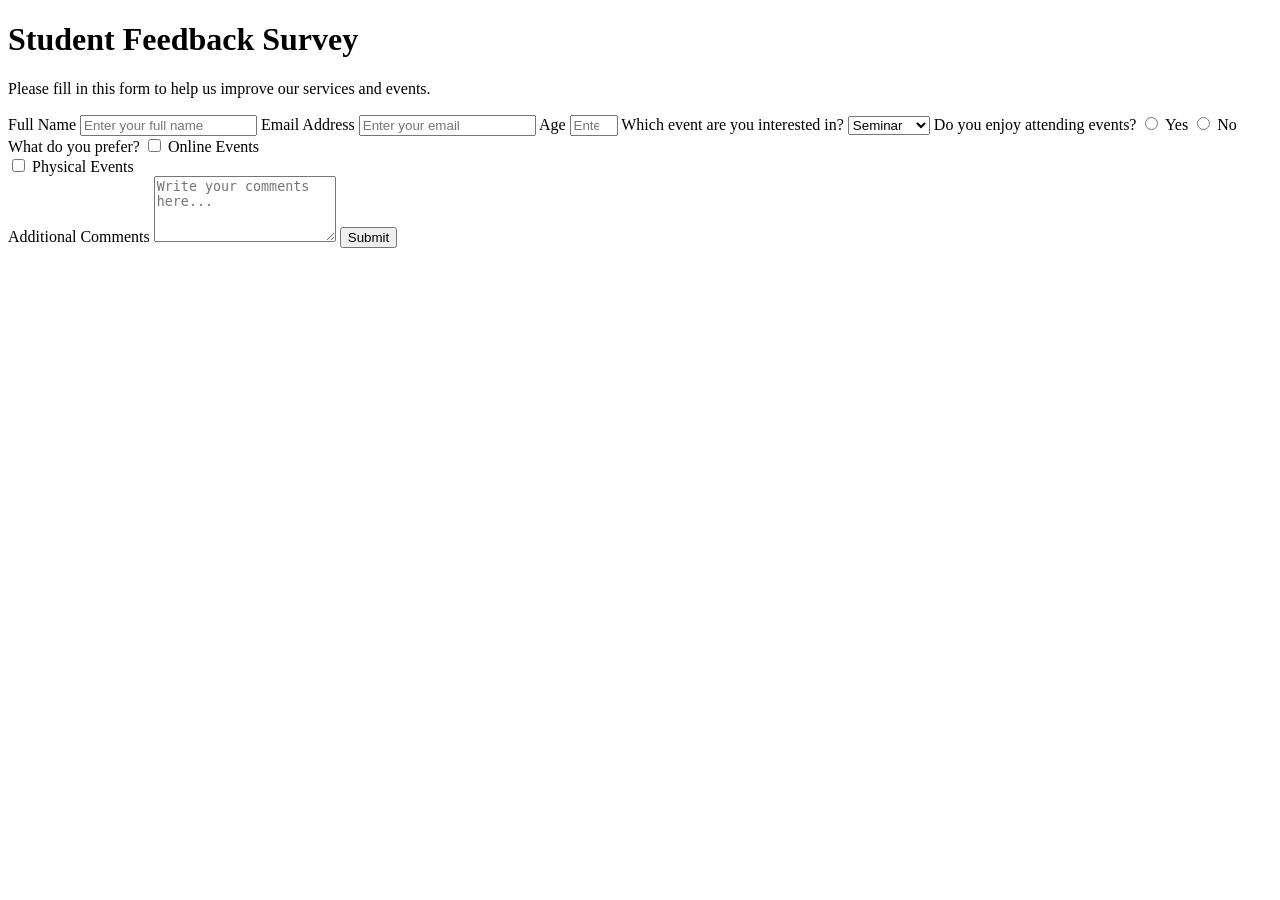
<file: 2024650922_BuildAsurveyForm/index.html>
<!DOCTYPE html>
<html lang="en">
  <head>
    <meta charset="UTF-8" />
    <title>Survey Form</title>
  </head>

  <body>
    <h1 id="title">Student Feedback Survey</h1>

<p id="description">
  Please fill in this form to help us improve our services and events.
</p>

<form id="survey-form">

  <label id="name-label" for="name">Full Name</label>
  <input type="text" id="name" placeholder="Enter your full name" required>

  <label id="email-label" for="email">Email Address</label>
  <input type="email" id="email" placeholder="Enter your email" required>

  <label id="number-label" for="number">Age</label>
  <input type="number" id="number" placeholder="Enter your age"
         min="10" max="60" required>

  <label>Which event are you interested in?</label>
  <select id="dropdown">
    <option value="seminar">Seminar</option>
    <option value="workshop">Workshop</option>
  </select>

  <label>Do you enjoy attending events?</label>
  <input type="radio" name="enjoy" value="yes"> Yes
  <input type="radio" name="enjoy" value="no"> No

  <label>What do you prefer?</label>
  <input type="checkbox" value="online"> Online Events<br>
  <input type="checkbox" value="physical"> Physical Events<br>

  <label>Additional Comments</label>
  <textarea rows="4" placeholder="Write your comments here..."></textarea>

  <button type="submit" id="submit">Submit</button>

</form>
  </body>
</html>
</file>
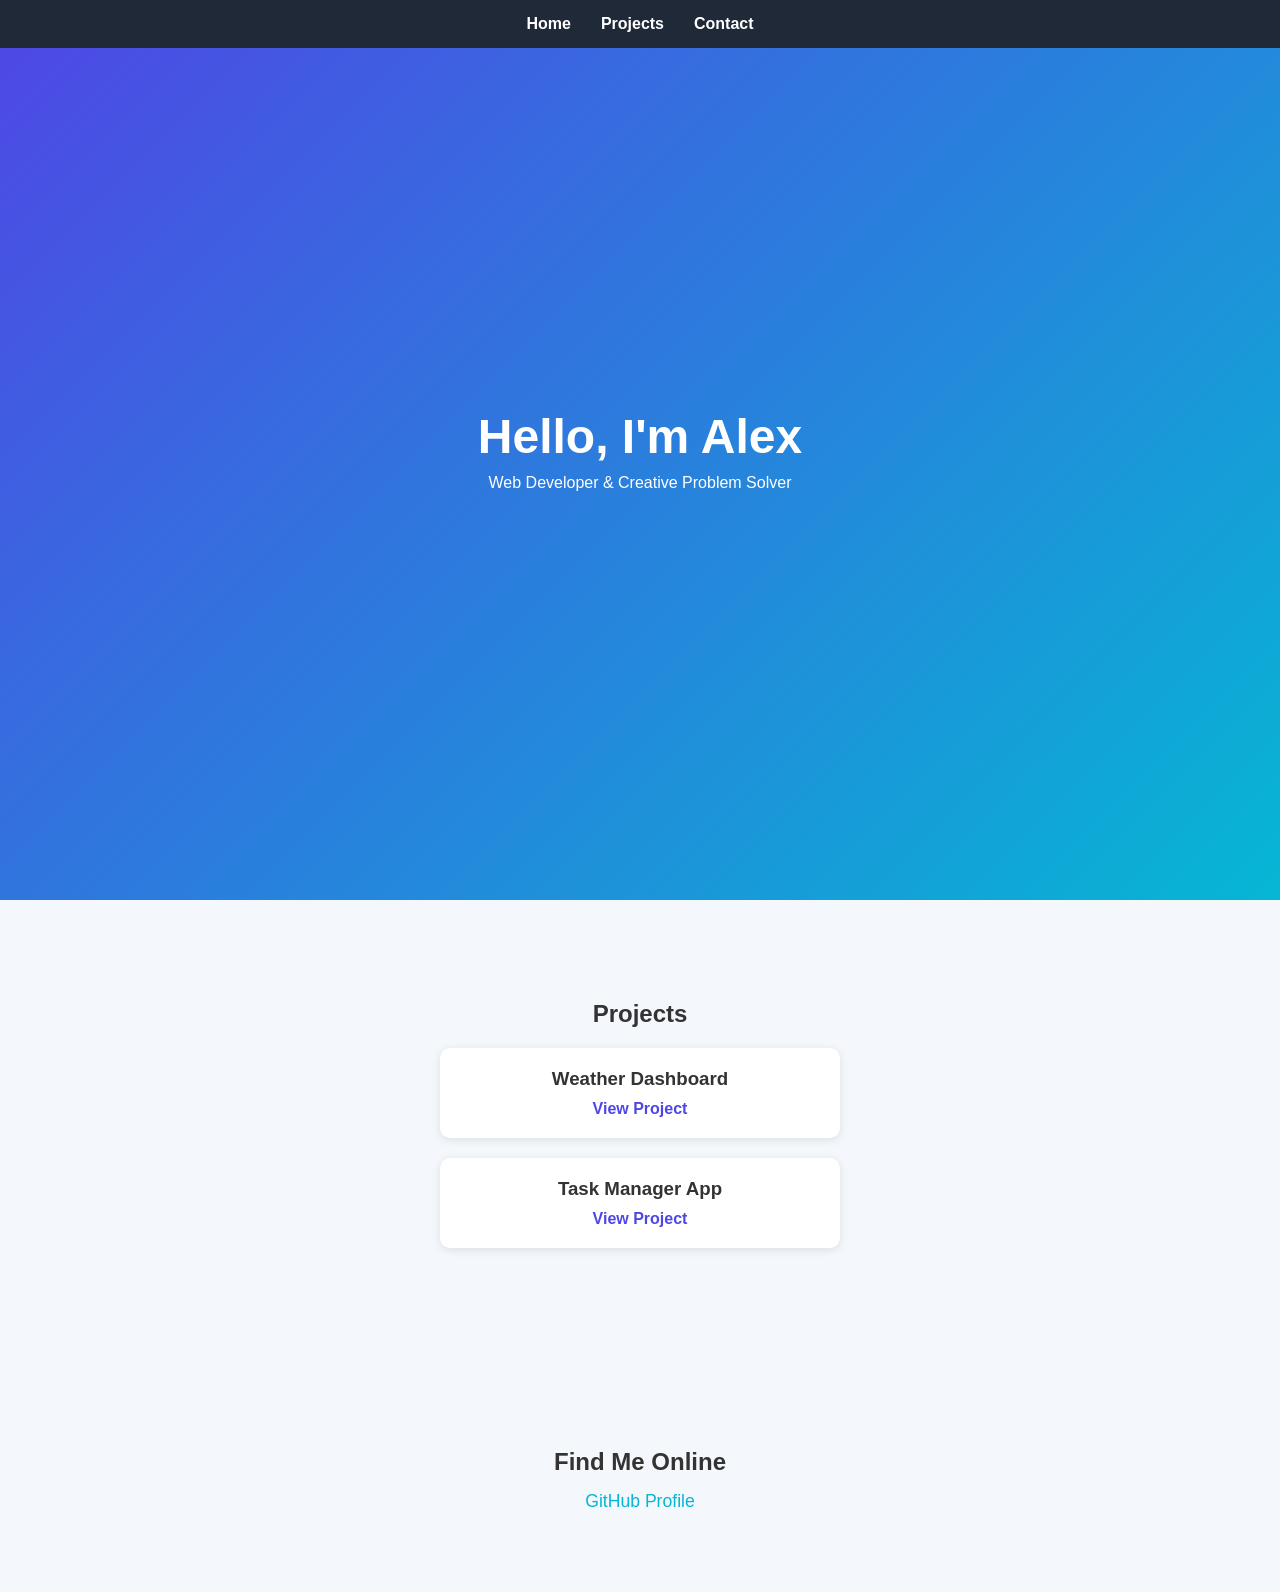
<file: 2024650922_PersonalPortFolio/index.html>
<!DOCTYPE html>
<html lang="en">
<head>
  <meta charset="UTF-8">
  <meta name="viewport" content="width=device-width, initial-scale=1.0">
  <title>My Portfolio</title>
  <link rel="stylesheet" href="styles.css">
</head>
<body>

  <nav id="navbar">
    <ul>
      <li><a href="#welcome-section">Home</a></li>
      <li><a href="#project-section">Projects</a></li>
      <li><a href="#contact">Contact</a></li>
    </ul>
  </nav>

  <section id="welcome-section">
    <h1>Hello, I'm Alex</h1>
    <p>Web Developer & Creative Problem Solver</p>
  </section>

  <section id="project-section">
    <h2>Projects</h2>

    <div class="project-tile">
      <h3>Weather Dashboard</h3>
      <a href="https://example.com" target="_blank">
        View Project
      </a>
    </div>

    <div class="project-tile">
      <h3>Task Manager App</h3>
      <a href="https://example.com" target="_blank">
        View Project
      </a>
    </div>
  </section>

  <section id="contact">
    <h2>Find Me Online</h2>

    <a
      id="profile-link"
      href="https://github.com/yourusername"
      target="_blank"
    >
      GitHub Profile
    </a>
  </section>

</body>
</html>
</file>
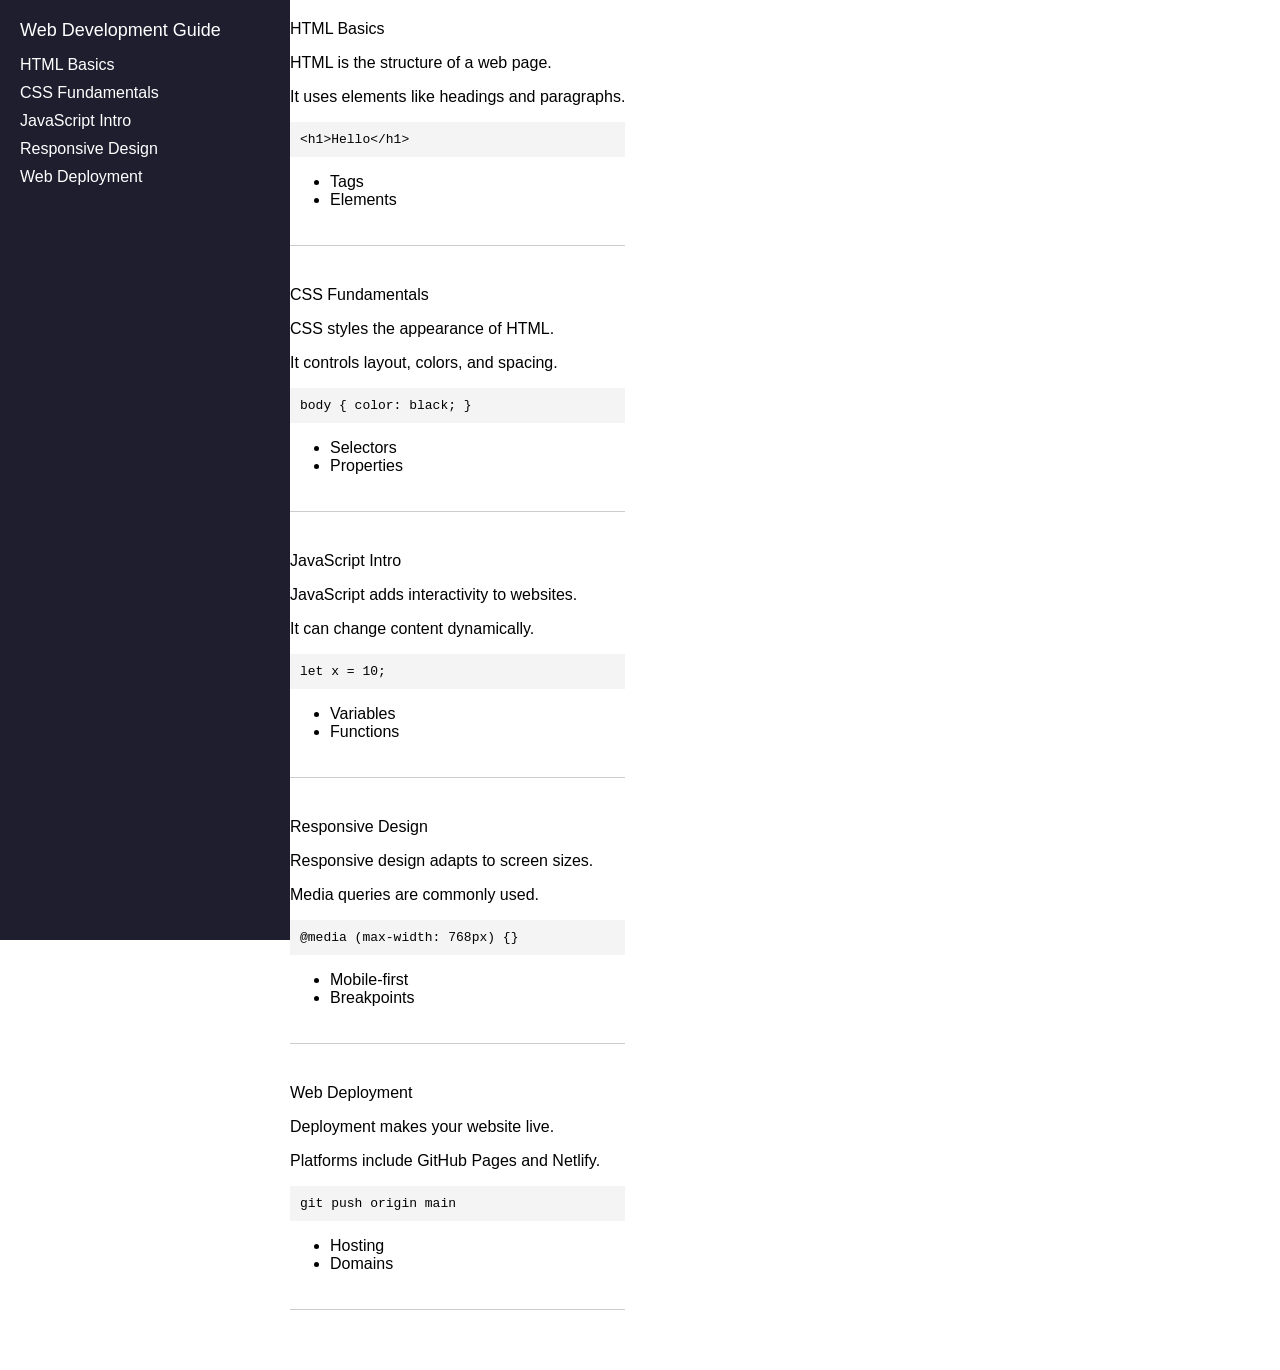
<file: 2024650922_TechnicalDocumentationPage/index.html>
<!DOCTYPE html>
<html lang="en">
  <head>
    <meta charset="UTF-8" />
    <title>Technical Documentation Page</title>
    <link rel="stylesheet" href="styles.css">
  </head>

  <body>
  <nav id="navbar">
  <header>Web Development Guide</header>

  <a class="nav-link" href="#HTML_Basics">HTML Basics</a>
  <a class="nav-link" href="#CSS_Fundamentals">CSS Fundamentals</a>
  <a class="nav-link" href="#JavaScript_Intro">JavaScript Intro</a>
  <a class="nav-link" href="#Responsive_Design">Responsive Design</a>
  <a class="nav-link" href="#Web_Deployment">Web Deployment</a>
</nav>

<main id="main-doc">

  <section class="main-section" id="HTML_Basics">
    <header>HTML Basics</header>
    <p>HTML is the structure of a web page.</p>
    <p>It uses elements like headings and paragraphs.</p>
    <code>&lt;h1&gt;Hello&lt;/h1&gt;</code>
    <ul><li>Tags</li><li>Elements</li></ul>
  </section>

  <section class="main-section" id="CSS_Fundamentals">
    <header>CSS Fundamentals</header>
    <p>CSS styles the appearance of HTML.</p>
    <p>It controls layout, colors, and spacing.</p>
    <code>body { color: black; }</code>
    <ul><li>Selectors</li><li>Properties</li></ul>
  </section>

  <section class="main-section" id="JavaScript_Intro">
    <header>JavaScript Intro</header>
    <p>JavaScript adds interactivity to websites.</p>
    <p>It can change content dynamically.</p>
    <code>let x = 10;</code>
    <ul><li>Variables</li><li>Functions</li></ul>
  </section>

  <section class="main-section" id="Responsive_Design">
    <header>Responsive Design</header>
    <p>Responsive design adapts to screen sizes.</p>
    <p>Media queries are commonly used.</p>
    <code>@media (max-width: 768px) {}</code>
    <ul><li>Mobile-first</li><li>Breakpoints</li></ul>
  </section>

  <section class="main-section" id="Web_Deployment">
    <header>Web Deployment</header>
    <p>Deployment makes your website live.</p>
    <p>Platforms include GitHub Pages and Netlify.</p>
    <code>git push origin main</code>
    <ul><li>Hosting</li><li>Domains</li></ul>
  </section>

</main>
  </body>
</html>
</file>
<file: 2024650922_PersonalPortFolio/styles.css>
/* Reset */
* {
  margin: 0;
  padding: 0;
  box-sizing: border-box;
}

body {
  font-family: Arial, sans-serif;
  background: #f4f7fb;
  color: #333;
}

/* Navbar */
#navbar {
  position: fixed;
  top: 0;
  left: 0;
  width: 100%;
  background: #1f2937;
  padding: 15px 0;
  z-index: 1000;
}

#navbar ul {
  display: flex;
  justify-content: center;
  list-style: none;
  gap: 30px;
}

#navbar a {
  color: white;
  text-decoration: none;
  font-weight: bold;
}

/* Welcome Section */
#welcome-section {
  height: 100vh; /* Required */
  display: flex;
  flex-direction: column;
  justify-content: center;
  align-items: center;
  background: linear-gradient(135deg, #4f46e5, #06b6d4);
  color: white;
  text-align: center;
}

#welcome-section h1 {
  font-size: 3rem;
  margin-bottom: 10px;
}

/* Projects */
#project-section {
  padding: 100px 20px;
  text-align: center;
}

.project-tile {
  background: white;
  margin: 20px auto;
  padding: 20px;
  max-width: 400px;
  border-radius: 10px;
  box-shadow: 0 2px 10px rgba(0, 0, 0, 0.1);
}

.project-tile a {
  display: inline-block;
  margin-top: 10px;
  text-decoration: none;
  color: #4f46e5;
  font-weight: bold;
}

/* Contact */
#contact {
  padding: 80px 20px;
  text-align: center;
}

#profile-link {
  display: inline-block;
  margin-top: 15px;
  font-size: 1.1rem;
  color: #06b6d4;
  text-decoration: none;
}

/* Media Query - Required */
@media (max-width: 768px) {
  #navbar ul {
    flex-direction: column;
    gap: 10px;
  }

  #welcome-section h1 {
    font-size: 2rem;
  }
}
</file>
<file: 2024650922_TechnicalDocumentationPage/styles.css>
/* Layout */
body {
  margin: 0;
  font-family: Arial, sans-serif;
  display: flex;
}

/* Navbar */
#navbar {
  position: fixed;
  left: 0;
  top: 0;
  width: 250px;
  height: 100vh;
  background: #1e1e2f;
  color: white;
  padding: 20px;
  overflow-y: auto;
}

#navbar header {
  font-size: 18px;
  margin-bottom: 15px;
}

.nav-link {
  display: block;
  color: white;
  text-decoration: none;
  margin: 10px 0;
}

/* Main document */
#main-doc {
  margin-left: 270px;
  padding: 20px;
}

.main-section {
  margin-bottom: 40px;
  padding-bottom: 20px;
  border-bottom: 1px solid #ccc;
}

/* Code styling */
code {
  display: block;
  background: #f4f4f4;
  padding: 10px;
  margin: 10px 0;
}

/* Responsive media query */
@media (max-width: 768px) {
  body {
    flex-direction: column;
  }

  #navbar {
    position: relative;
    width: 100%;
    height: auto;
  }

  #main-doc {
    margin-left: 0;
  }
}
</file>
